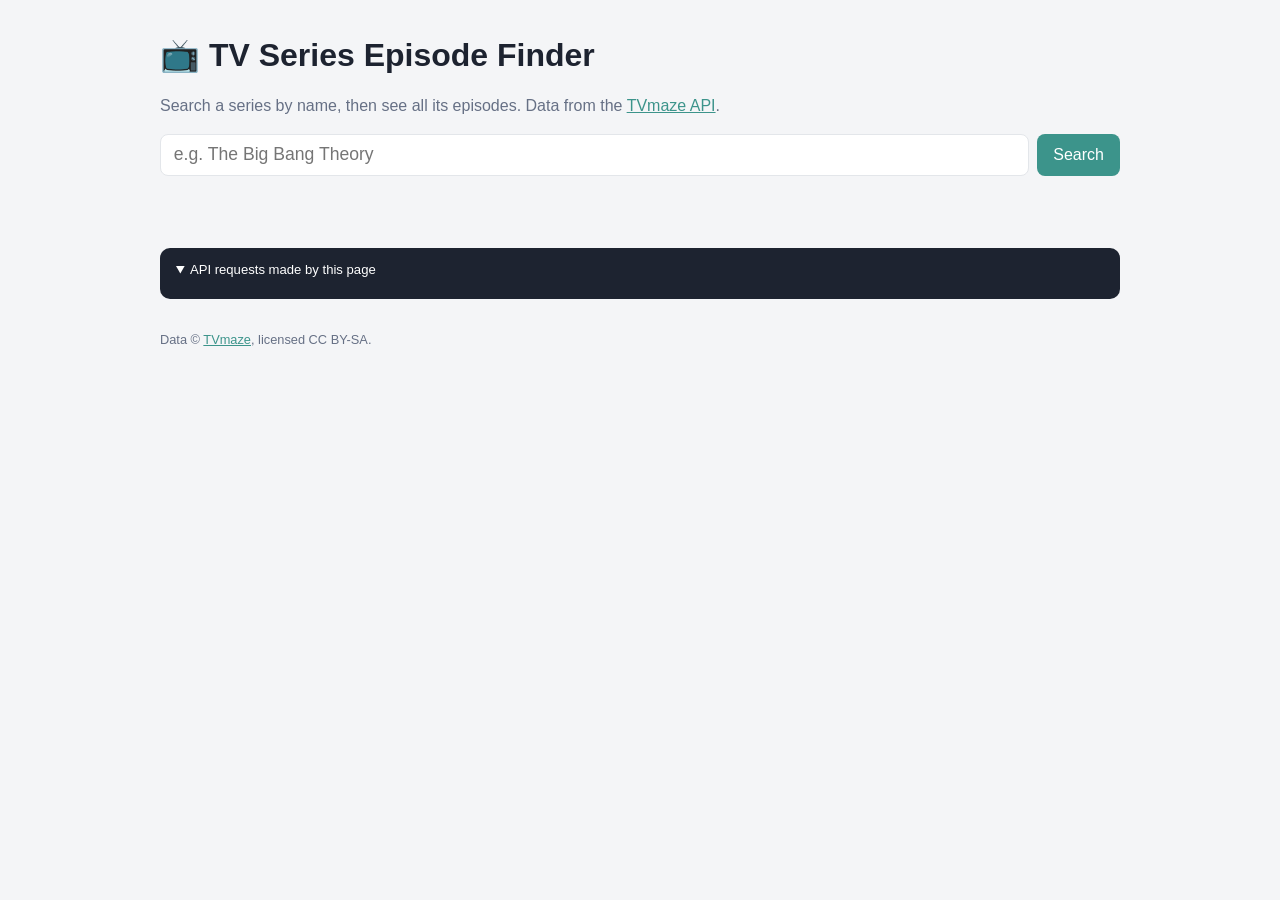
<file: 03-tvmaze/index.html>
<!DOCTYPE html>
<html lang="en">
<head>
  <meta charset="utf-8">
  <title>TV Series Episode Finder</title>
  <meta name="viewport" content="width=device-width, initial-scale=1">
  <link rel="stylesheet" href="style.css">
</head>
<body>
  <header>
    <h1>📺 TV Series Episode Finder</h1>
    <p class="sub">Search a series by name, then see all its episodes. Data from the <a href="https://www.tvmaze.com/api" target="_blank" rel="noopener">TVmaze API</a>.</p>
    <form id="search-form" class="search">
      <input id="search-input" type="search" placeholder="e.g. The Big Bang Theory" autocomplete="off" required>
      <button type="submit">Search</button>
    </form>
    <div id="recent" class="recent"></div>
  </header>

  <main>
    <p id="status" class="status" aria-live="polite"></p>

    <!-- Step 1: results of the name search -->
    <section id="results-section" hidden>
      <h2>Step 1 · Choose a series <span class="hint">(name → ID)</span></h2>
      <ul id="results" class="results"></ul>
    </section>

    <!-- Step 2: the chosen show and its episodes -->
    <section id="show-section" hidden>
      <button id="back" class="link">← back to results</button>
      <div id="show" class="show"></div>

      <h2>Step 2 · All episodes <span class="hint">(ID → episodes)</span></h2>
      <div class="toolbar">
        <select id="season-filter"></select>
        <input id="episode-filter" type="search" placeholder="Filter episodes by title…">
        <button id="download">Download CSV</button>
      </div>
      <p id="episode-count" class="hint"></p>
      <div id="episodes"></div>
    </section>

    <!-- Shows which API requests the page made: helps to understand the flow -->
    <details class="api-log" open>
      <summary>API requests made by this page</summary>
      <ol id="api-log"></ol>
    </details>
  </main>

  <footer>
    Data © <a href="https://www.tvmaze.com" target="_blank" rel="noopener">TVmaze</a>, licensed CC BY-SA.
  </footer>

  <script src="app.js"></script>
</body>
</html>
</file>
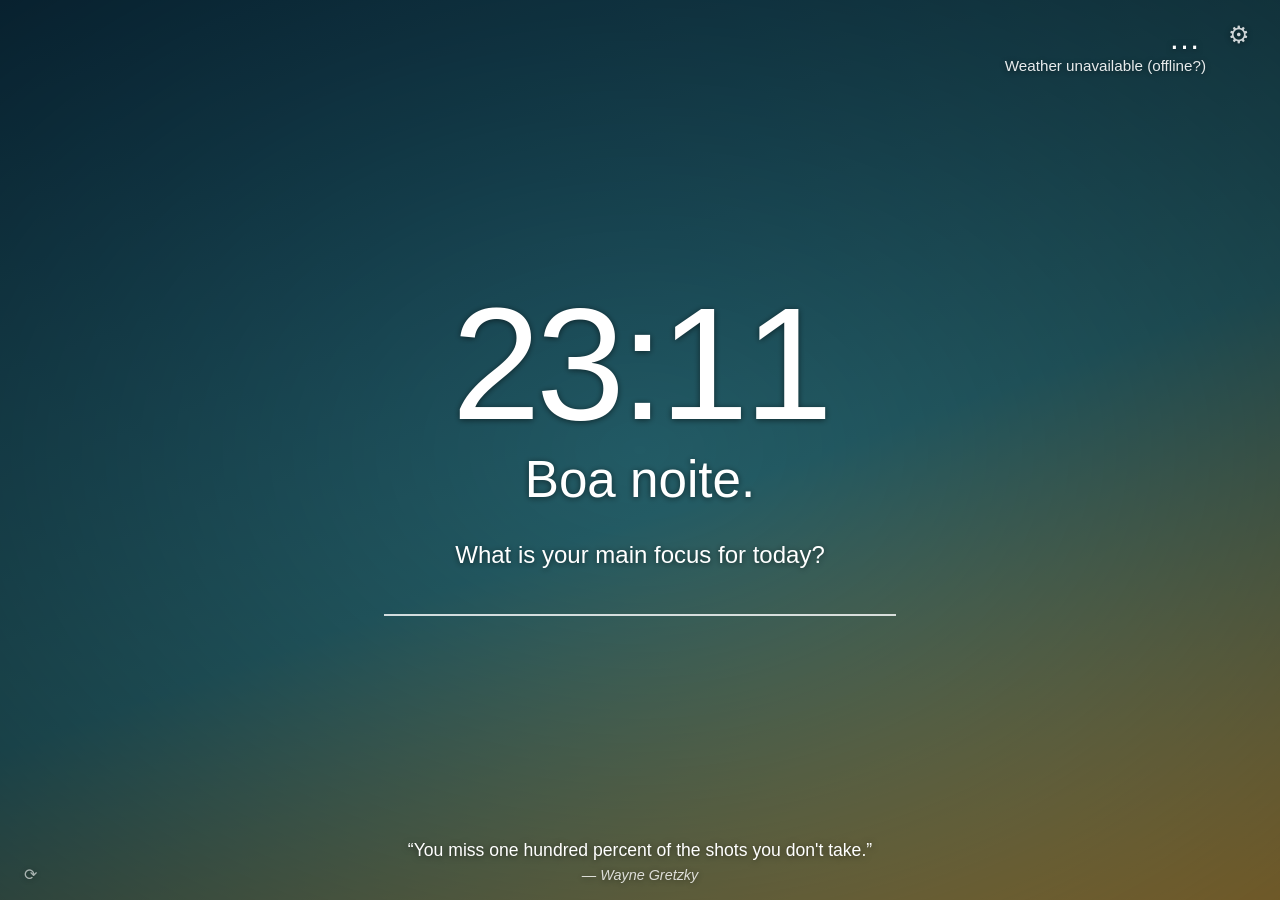
<file: 01-momentum-dash/newtab.html>
<!DOCTYPE html>
<html lang="en">
<head>
  <meta charset="utf-8">
  <title>New Tab</title>
  <meta name="viewport" content="width=device-width, initial-scale=1">
  <link rel="stylesheet" href="css/style.css">
</head>
<body>
  <!-- Two stacked layers so a new photo can fade in over the old one -->
  <div id="bg" class="bg"></div>
  <div id="bg-next" class="bg"></div>
  <div class="shade"></div>

  <header class="top">
    <section id="weather" class="weather" aria-live="polite">
      <div class="weather-now">
        <span id="weather-icon" class="weather-icon">…</span>
        <span id="weather-temp" class="weather-temp"></span>
      </div>
      <div id="weather-place" class="weather-place">Loading weather…</div>
      <ol id="forecast" class="forecast"></ol>
    </section>
    <button id="settings-toggle" class="icon-button" title="Settings" aria-label="Settings">⚙</button>
  </header>

  <main class="center">
    <div id="clock" class="clock">--:--</div>
    <h1 id="greeting" class="greeting">Olá</h1>

    <form id="focus-form" class="focus">
      <label for="focus-input">What is your main focus for today?</label>
      <input id="focus-input" type="text" maxlength="80" autocomplete="off">
    </form>
    <div id="focus-done" class="focus-done" hidden>
      <span class="focus-label">TODAY</span>
      <span id="focus-text"></span>
      <button id="focus-clear" class="link-button" title="Clear focus">✕</button>
    </div>
  </main>

  <footer class="bottom">
    <div id="photo-credit" class="photo-credit">
      <span id="photo-title"></span>
      <a id="photo-link" target="_blank" rel="noopener noreferrer"></a>
      <button id="next-photo" class="link-button" title="Next photo">⟳</button>
    </div>
    <blockquote id="quote" class="quote">
      <p id="quote-text"></p>
      <cite id="quote-author"></cite>
    </blockquote>
  </footer>

  <aside id="settings" class="settings" hidden>
    <h2>Settings</h2>
    <label>Your name
      <input id="set-name" type="text" maxlength="30" placeholder="e.g. Adrian">
    </label>

    <fieldset>
      <legend>Weather location</legend>
      <label class="inline"><input type="radio" name="loc-mode" value="auto"> Use my current location</label>
      <label class="inline"><input type="radio" name="loc-mode" value="city"> Choose a city</label>
      <div id="city-search" class="city-search">
        <input id="set-city" type="text" placeholder="e.g. Porto">
        <button id="city-find" type="button">Search</button>
        <ul id="city-results" class="city-results"></ul>
      </div>
      <p id="city-current" class="hint"></p>
    </fieldset>

    <label>Temperature unit
      <select id="set-unit">
        <option value="celsius">°C</option>
        <option value="fahrenheit">°F</option>
      </select>
    </label>

    <label>Change background
      <select id="set-bg-mode">
        <option value="tab">Every new tab</option>
        <option value="hour">Every hour</option>
        <option value="day">Once a day</option>
      </select>
    </label>

    <button id="settings-close" type="button" class="primary">Done</button>
  </aside>

  <script type="module" src="js/main.js"></script>
</body>
</html>
</file>
<file: 03-tvmaze/style.css>
:root {
  --bg: #f4f5f7;
  --card: #fff;
  --text: #1d2330;
  --muted: #667085;
  --accent: #3c948b; /* TVmaze-like teal */
  --border: #e3e6ea;
}
* { box-sizing: border-box; }
body {
  margin: 0;
  font-family: -apple-system, BlinkMacSystemFont, "Segoe UI", Roboto, Helvetica, Arial, sans-serif;
  background: var(--bg);
  color: var(--text);
  line-height: 1.45;
}
a { color: var(--accent); }
header, main, footer { max-width: 1000px; margin: 0 auto; padding: 0 1.25rem; }
header { padding-top: 2rem; }
h1 { margin: 0 0 0.25rem; }
h2 { font-size: 1.15rem; margin: 1.5rem 0 0.75rem; }
.sub, .hint { color: var(--muted); }
.hint { font-weight: normal; font-size: 0.9rem; }

.search { display: flex; gap: 0.5rem; margin-top: 1rem; }
.search input { flex: 1; font-size: 1.1rem; padding: 0.6rem 0.8rem; border: 1px solid var(--border); border-radius: 8px; }
button { font: inherit; padding: 0.55rem 1rem; border: none; border-radius: 8px; background: var(--accent); color: #fff; cursor: pointer; }
button:hover { filter: brightness(0.95); }
button.link { background: none; color: var(--accent); padding: 0; margin-top: 1rem; }

.recent { margin-top: 0.6rem; font-size: 0.9rem; color: var(--muted); }
.recent button { background: var(--card); color: var(--text); border: 1px solid var(--border); padding: 0.15rem 0.6rem; margin: 0 0.25rem 0.25rem 0; font-size: 0.85rem; }

.status { min-height: 1.5em; color: var(--muted); }
.status.error { color: #b42318; }

/* search results */
.results { list-style: none; padding: 0; display: grid; grid-template-columns: repeat(auto-fill, minmax(180px, 1fr)); gap: 1rem; }
.results li { background: var(--card); border: 1px solid var(--border); border-radius: 10px; overflow: hidden; cursor: pointer; transition: transform 0.1s; }
.results li:hover { transform: translateY(-2px); box-shadow: 0 4px 14px rgba(0,0,0,0.08); }
.results img, .results .noimg { width: 100%; aspect-ratio: 210 / 295; object-fit: cover; display: block; background: #d8dde3; }
.results .noimg { display: flex; align-items: center; justify-content: center; font-size: 2.5rem; }
.results .info { padding: 0.6rem 0.75rem; font-size: 0.85rem; }
.results .info strong { display: block; font-size: 1rem; }
.results .id { font-family: ui-monospace, Menlo, monospace; color: var(--accent); }

/* chosen show */
.show { display: flex; gap: 1.25rem; background: var(--card); border: 1px solid var(--border); border-radius: 10px; padding: 1rem; margin-top: 0.75rem; }
.show img { width: 140px; border-radius: 6px; align-self: flex-start; }
.show h2 { margin: 0 0 0.25rem; font-size: 1.5rem; }
.show .meta { color: var(--muted); font-size: 0.9rem; margin-bottom: 0.5rem; }

.toolbar { display: flex; gap: 0.5rem; flex-wrap: wrap; }
.toolbar select, .toolbar input { padding: 0.5rem; border: 1px solid var(--border); border-radius: 8px; font: inherit; }
.toolbar input { flex: 1; min-width: 12rem; }

/* episodes */
.season h3 { margin: 1.25rem 0 0.5rem; font-size: 1rem; }
table { width: 100%; border-collapse: collapse; background: var(--card); border: 1px solid var(--border); border-radius: 10px; overflow: hidden; font-size: 0.9rem; }
th, td { text-align: left; padding: 0.5rem 0.7rem; border-bottom: 1px solid var(--border); vertical-align: top; }
th { background: #eef1f4; font-weight: 600; }
td.code { font-family: ui-monospace, Menlo, monospace; white-space: nowrap; color: var(--accent); }
td.nowrap { white-space: nowrap; }
td .summary { color: var(--muted); font-size: 0.82rem; margin-top: 0.2rem; }

.api-log { margin: 2rem 0; background: #1d2330; color: #d0d5dd; border-radius: 10px; padding: 0.75rem 1rem; font-size: 0.82rem; }
.api-log summary { cursor: pointer; color: #fff; }
.api-log ol { margin: 0.5rem 0 0; padding-left: 1.5rem; font-family: ui-monospace, Menlo, monospace; word-break: break-all; }

footer { color: var(--muted); font-size: 0.8rem; padding-bottom: 2rem; }

@media (max-width: 600px) {
  .show { flex-direction: column; }
  td.hide-small, th.hide-small { display: none; }
}
.show .noimg { width: 140px; height: 196px; border-radius: 6px; background: #d8dde3; display: flex; align-items: center; justify-content: center; font-size: 2.5rem; flex-shrink: 0; }
</file>
<file: 01-momentum-dash/css/style.css>
* { box-sizing: border-box; }

html, body {
  margin: 0;
  height: 100%;
  overflow: hidden;
  font-family: -apple-system, BlinkMacSystemFont, "Segoe UI", Roboto, Helvetica, Arial, sans-serif;
  color: #fff;
  /* Shown while no photo has loaded yet, or when offline: Atlantic blue to Alentejo gold */
  background: linear-gradient(160deg, #0f3d56 0%, #2b6f7a 55%, #c9a24a 100%);
}

/* ---------- background photo layers ---------- */
.bg {
  position: fixed;
  inset: 0;
  background-size: cover;
  background-position: center;
  opacity: 0;
  transition: opacity 1.2s ease;
}
.bg.visible { opacity: 1; }
.shade {
  position: fixed;
  inset: 0;
  background: radial-gradient(ellipse at center, rgba(0,0,0,0.15) 0%, rgba(0,0,0,0.45) 100%);
  pointer-events: none;
}

header, main, footer, aside { position: relative; z-index: 1; }
.top, .bottom, .center { text-shadow: 0 1px 6px rgba(0,0,0,0.55); }

/* ---------- top bar: weather + settings ---------- */
.top {
  display: flex;
  justify-content: flex-end;
  align-items: flex-start;
  gap: 1rem;
  padding: 1.25rem 1.5rem;
}
.weather { text-align: right; }
.weather-now { font-size: 2rem; font-weight: 300; }
.weather-icon { margin-right: 0.35rem; }
.weather-place { font-size: 0.95rem; opacity: 0.9; }
.forecast {
  display: flex;
  gap: 0.9rem;
  list-style: none;
  margin: 0.6rem 0 0;
  padding: 0;
  font-size: 0.8rem;
  justify-content: flex-end;
}
.forecast li { text-align: center; min-width: 2.6rem; }
.forecast .day { opacity: 0.8; display: block; }
.forecast .ico { font-size: 1.1rem; display: block; }
.forecast .min { opacity: 0.7; }

.icon-button, .link-button {
  background: none;
  border: none;
  color: inherit;
  cursor: pointer;
  text-shadow: inherit;
}
.icon-button { font-size: 1.5rem; opacity: 0.8; }
.icon-button:hover, .link-button:hover { opacity: 1; }
.link-button { opacity: 0.7; font-size: 1rem; }

/* ---------- centre: clock, greeting, focus ---------- */
.center {
  position: fixed;
  inset: 0;
  z-index: 0;
  display: flex;
  flex-direction: column;
  align-items: center;
  justify-content: center;
  pointer-events: none;
}
.center > * { pointer-events: auto; }
.clock { font-size: clamp(5rem, 14vw, 10rem); font-weight: 500; letter-spacing: -0.03em; line-height: 1; }
.greeting { font-size: clamp(1.8rem, 4vw, 3.2rem); font-weight: 500; margin: 0.4rem 0 2rem; }

.focus { display: flex; flex-direction: column; align-items: center; gap: 0.6rem; }
.focus label { font-size: 1.5rem; }
.focus input {
  width: min(32rem, 80vw);
  background: transparent;
  border: none;
  border-bottom: 2px solid rgba(255,255,255,0.8);
  color: #fff;
  font-size: 1.6rem;
  text-align: center;
  padding: 0.2rem;
  outline: none;
}
.focus-done { display: flex; flex-direction: column; align-items: center; font-size: 1.8rem; gap: 0.3rem; }
.focus-done[hidden], .focus[hidden] { display: none; }
.focus-label { font-size: 0.85rem; letter-spacing: 0.2em; opacity: 0.85; }

/* ---------- bottom: photo credit + quote ---------- */
.bottom {
  position: fixed;
  bottom: 0;
  left: 0;
  right: 0;
  padding: 1rem 1.5rem;
  display: grid;
  grid-template-columns: 1fr 2fr 1fr;
  align-items: end;
}
.photo-credit { font-size: 0.75rem; opacity: 0.85; display: flex; flex-direction: column; gap: 0.15rem; }
.photo-credit a { color: inherit; }
.photo-credit .link-button { align-self: flex-start; padding: 0; }
.quote { grid-column: 2; margin: 0; text-align: center; }
.quote p { font-size: 1.1rem; margin: 0 0 0.3rem; }
.quote cite { font-size: 0.9rem; opacity: 0.8; }
.quote cite::before { content: "— "; }

/* ---------- settings panel ---------- */
.settings {
  position: fixed;
  top: 4rem;
  right: 1.5rem;
  width: 20rem;
  padding: 1.2rem;
  border-radius: 12px;
  background: rgba(20, 28, 36, 0.92);
  backdrop-filter: blur(6px);
  display: flex;
  flex-direction: column;
  gap: 0.9rem;
  z-index: 5;
  font-size: 0.9rem;
}
.settings[hidden] { display: none; }
.settings h2 { margin: 0; font-size: 1.1rem; }
.settings label { display: flex; flex-direction: column; gap: 0.3rem; }
.settings label.inline { flex-direction: row; align-items: center; gap: 0.4rem; }
.settings fieldset { border: 1px solid rgba(255,255,255,0.2); border-radius: 8px; display: flex; flex-direction: column; gap: 0.4rem; }
.settings input[type=text], .settings select { padding: 0.35rem 0.5rem; border-radius: 6px; border: 1px solid #555; background: #1d262f; color: #fff; }
.settings button { padding: 0.35rem 0.7rem; border-radius: 6px; border: 1px solid #555; background: #2c3945; color: #fff; cursor: pointer; }
.settings button.primary { background: #2b8a7e; border-color: #2b8a7e; }
.city-search { display: flex; flex-wrap: wrap; gap: 0.4rem; }
.city-search input { flex: 1; }
.city-results { list-style: none; margin: 0; padding: 0; width: 100%; }
.city-results li button { width: 100%; text-align: left; margin-top: 0.2rem; }
.hint { margin: 0; opacity: 0.75; font-size: 0.8rem; }
</file>
